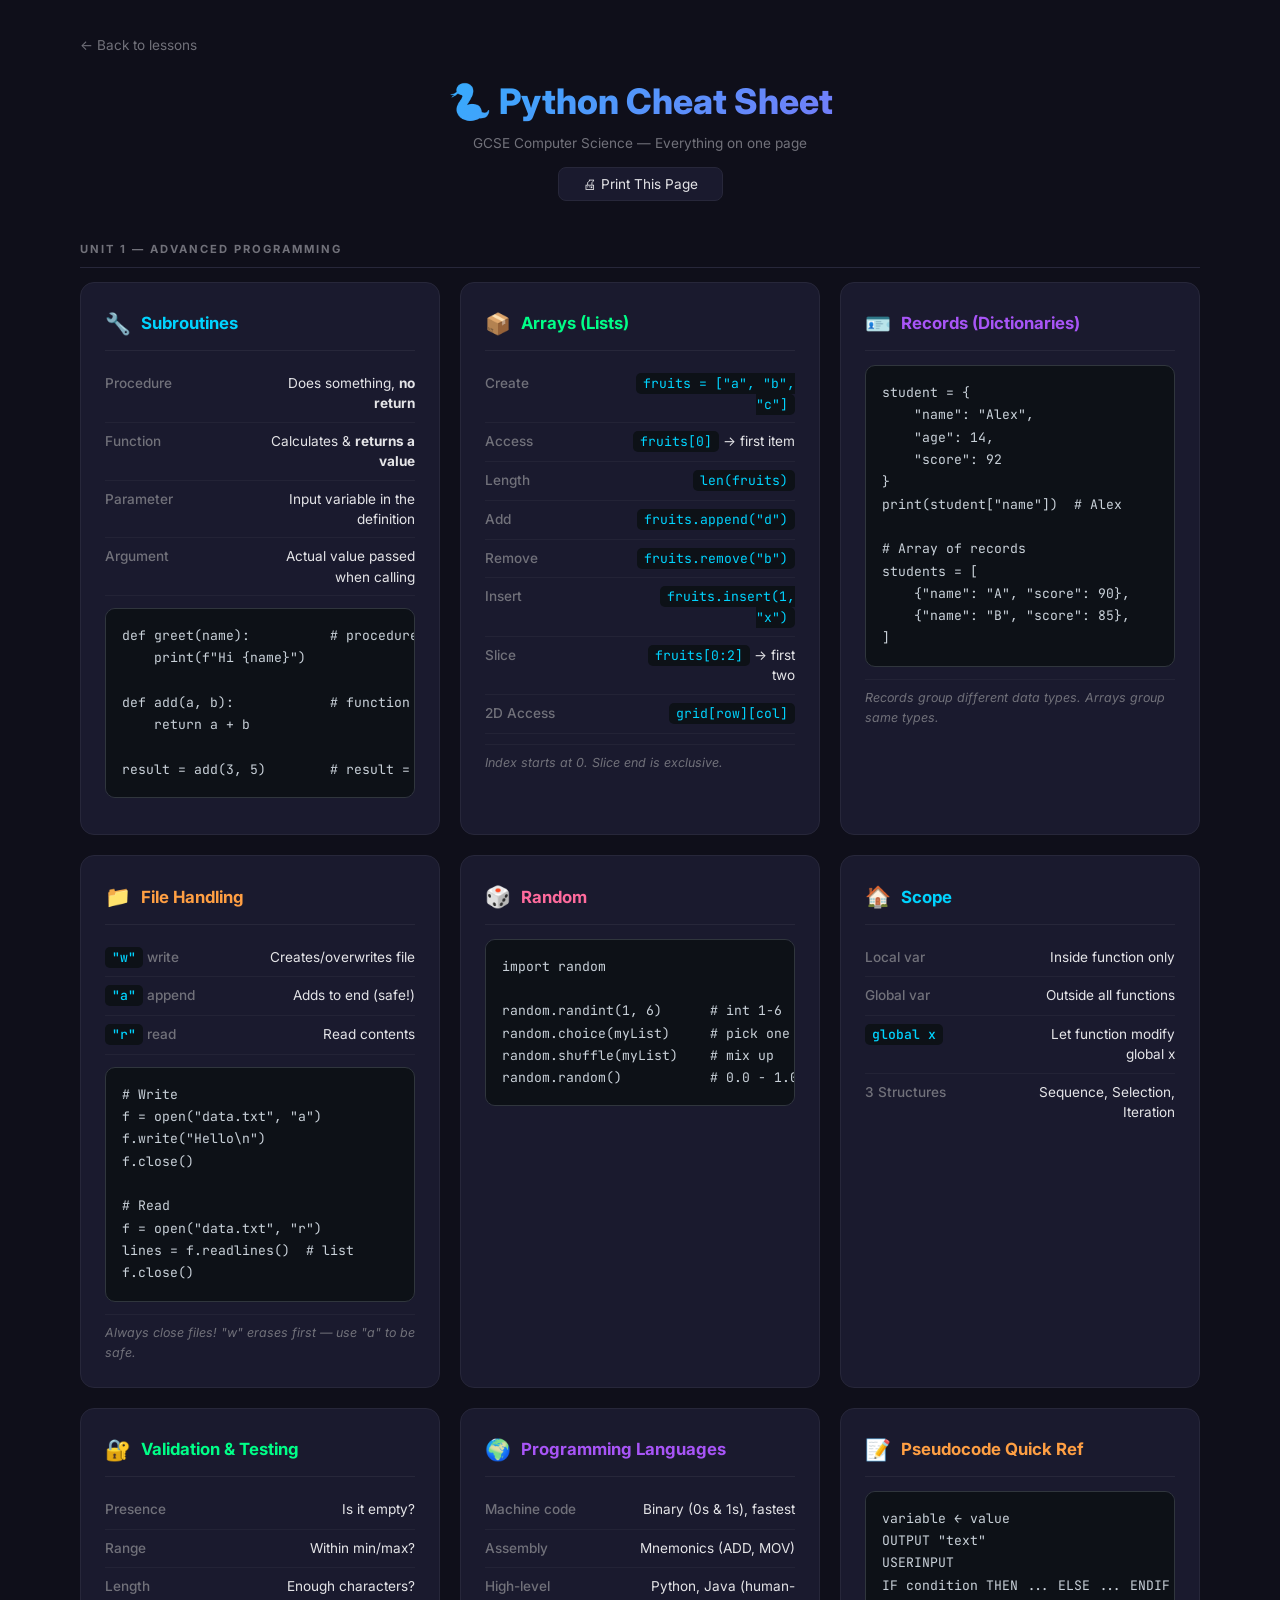
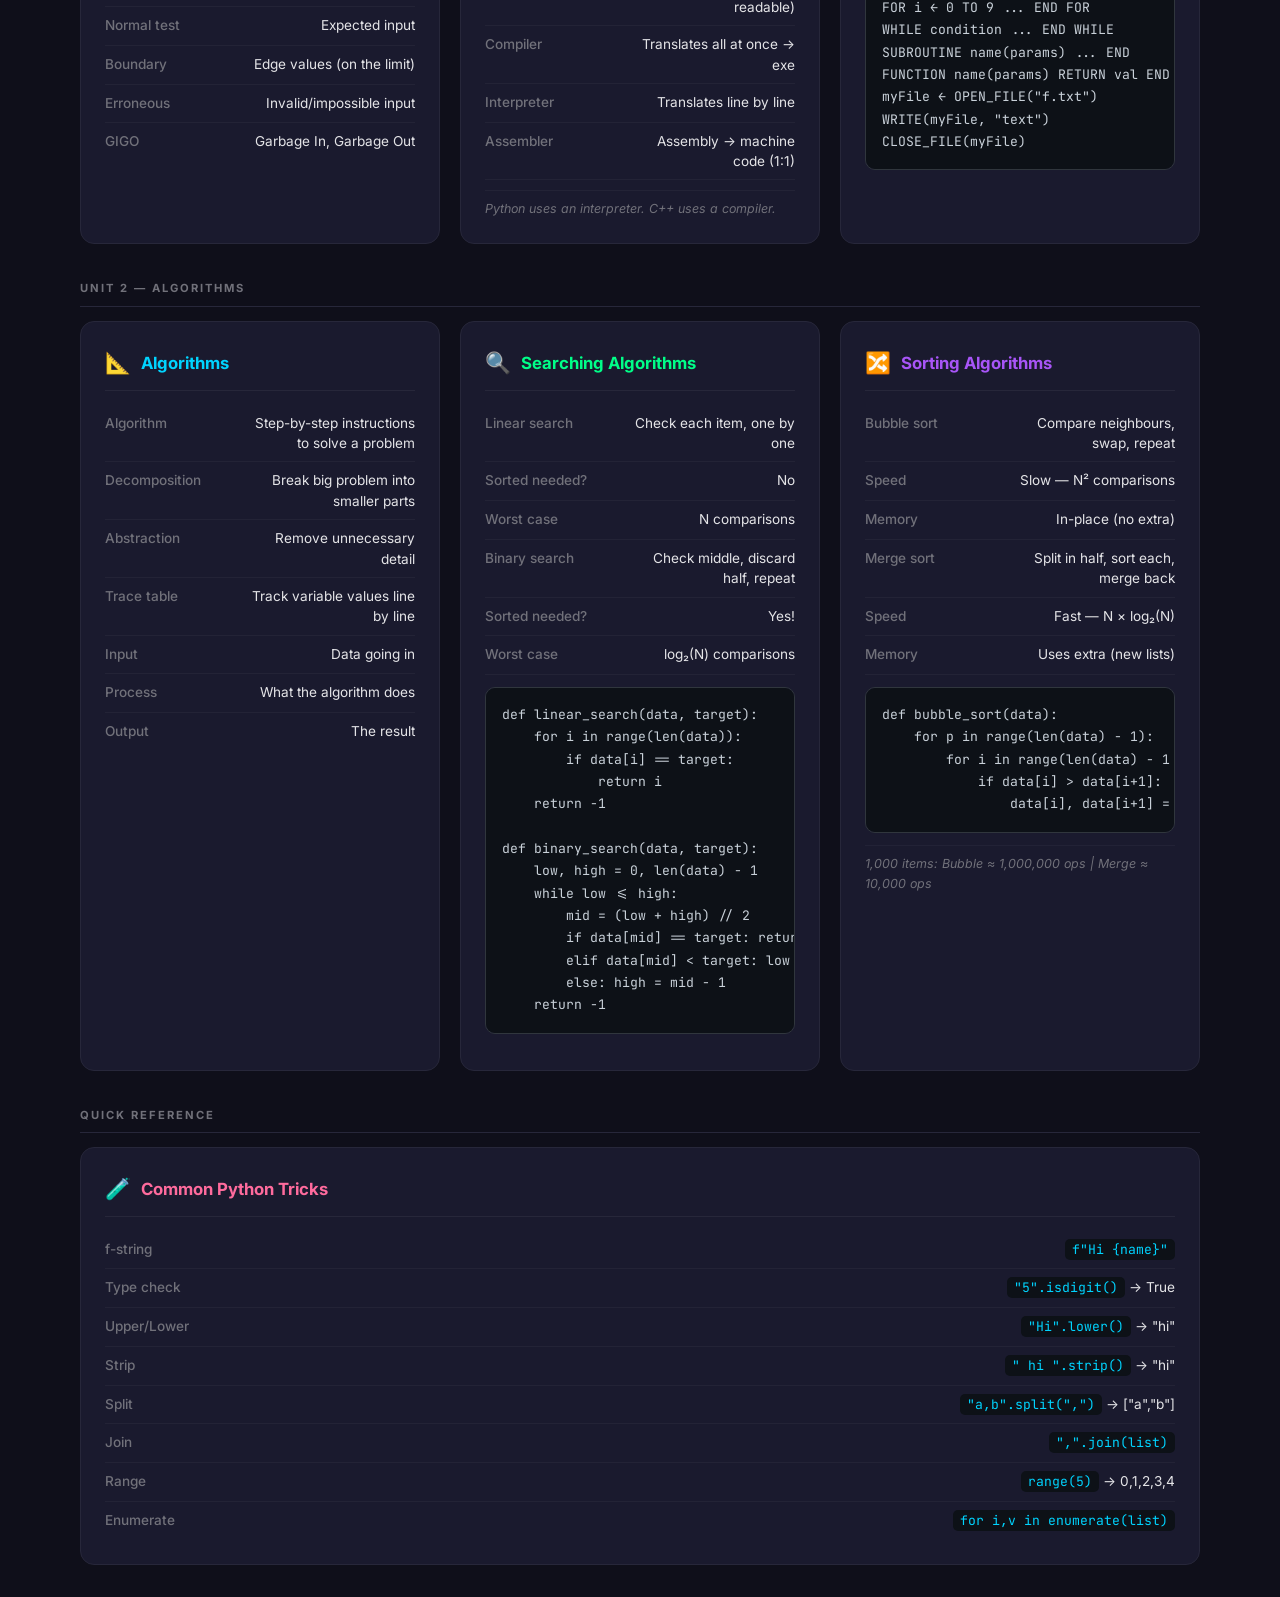
<file: cheatsheet.html>
<!DOCTYPE html>
<html lang="en">
<head>
  <meta charset="UTF-8">
  <meta name="viewport" content="width=device-width, initial-scale=1.0">
  <title>Cheat Sheet — GCSE Advanced Programming</title>
  <link rel="preconnect" href="https://fonts.googleapis.com">
  <link href="https://fonts.googleapis.com/css2?family=Inter:wght@400;600;700;800&family=JetBrains+Mono:wght@400;700&display=swap" rel="stylesheet">
  <style>
    :root{--bg:#0f0f1a;--card:#1a1a2e;--border:#27273a;--blue:#00d4ff;--green:#00ff88;--purple:#a855f7;--orange:#ff9f43;--pink:#ff6b9d;--text:#e4e4e7;--dim:#71717a;--code-bg:#0d1117;}
    *{margin:0;padding:0;box-sizing:border-box;}
    body{font-family:'Inter',system-ui,sans-serif;background:var(--bg);color:var(--text);padding:32px 40px;max-width:1200px;margin:0 auto;line-height:1.6;}
    a.back{color:var(--dim);text-decoration:none;font-size:0.85rem;display:inline-block;margin-bottom:16px;}
    a.back:hover{color:var(--blue);}
    .header{text-align:center;margin-bottom:40px;}
    h1{font-size:2.2rem;font-weight:800;background:linear-gradient(135deg,var(--blue),var(--purple));-webkit-background-clip:text;-webkit-text-fill-color:transparent;background-clip:text;}
    .header p{color:var(--dim);font-size:0.85rem;margin-top:4px;}
    .print-btn{padding:8px 24px;background:var(--card);border:1px solid var(--border);color:var(--text);border-radius:8px;cursor:pointer;margin-top:12px;font-family:'Inter',sans-serif;font-size:0.85rem;}
    .print-btn:hover{border-color:var(--blue);}

    /* Section group titles */
    .group-title{font-size:0.7rem;text-transform:uppercase;letter-spacing:2px;color:var(--dim);font-weight:700;margin:36px 0 14px;padding-bottom:8px;border-bottom:1px solid var(--border);}
    .group-title:first-of-type{margin-top:0;}

    .grid{display:grid;grid-template-columns:repeat(auto-fit,minmax(340px,1fr));gap:20px;}
    .section{background:var(--card);border:1px solid var(--border);border-radius:14px;padding:24px;break-inside:avoid;transition:border-color 0.2s;}
    .section:hover{border-color:rgba(255,255,255,0.1);}
    .section h2{font-size:1.05rem;font-weight:700;margin-bottom:14px;display:flex;align-items:center;gap:10px;padding-bottom:10px;border-bottom:1px solid var(--border);}
    .section h2 .icon{font-size:1.3rem;}
    .s-blue h2{color:var(--blue);}
    .s-green h2{color:var(--green);}
    .s-purple h2{color:var(--purple);}
    .s-orange h2{color:var(--orange);}
    .s-pink h2{color:var(--pink);}
    .row{display:flex;justify-content:space-between;padding:8px 0;border-bottom:1px solid rgba(255,255,255,0.04);font-size:0.85rem;gap:16px;align-items:baseline;}
    .row:last-child{border-bottom:none;}
    .row .label{color:var(--dim);flex-shrink:0;min-width:130px;font-weight:500;}
    .row .val{color:var(--text);text-align:right;line-height:1.5;}
    code{font-family:'JetBrains Mono',monospace;background:var(--code-bg);padding:2px 7px;border-radius:5px;font-size:0.82rem;color:var(--blue);}
    pre.block{background:var(--code-bg);padding:16px;border-radius:10px;font-size:0.82rem;line-height:1.7;overflow-x:auto;margin:12px 0;font-family:'JetBrains Mono',monospace;color:#c9d1d9;border:1px solid #30363d;}
    .note{font-size:0.78rem;color:var(--dim);margin-top:10px;font-style:italic;padding-top:8px;border-top:1px solid rgba(255,255,255,0.04);}

    @media print{
      body{background:#fff;color:#000;padding:16px;font-size:10pt;}
      .section{border:1px solid #ccc;break-inside:avoid;page-break-inside:avoid;}
      .section h2{color:#333!important;}
      .row .label{color:#666;}
      code{background:#f0f0f0;color:#333;}
      pre.block{background:#f5f5f5;color:#333;border-color:#ddd;}
      a.back,.print-btn{display:none;}
      .grid{grid-template-columns:repeat(2,1fr);gap:10px;}
      .group-title{margin:20px 0 8px;}
    }
    @media(max-width:768px){
      body{padding:16px;}
      .grid{grid-template-columns:1fr;}
      .section{padding:18px;}
      .row{font-size:0.82rem;}
      .row .label{min-width:100px;}
      pre.block{font-size:0.76rem;padding:12px;}
    }
  </style>
</head>
<body>
<a href="/" class="back">&larr; Back to lessons</a>
<div class="header">
  <h1>🐍 Python Cheat Sheet</h1>
  <p>GCSE Computer Science — Everything on one page</p>
  <button class="print-btn" onclick="window.print()">🖨 Print This Page</button>
</div>

<div class="group-title">Unit 1 — Advanced Programming</div>
<div class="grid">

<div class="section s-blue">
  <h2><span class="icon">🔧</span> Subroutines</h2>
  <div class="row"><span class="label">Procedure</span><span class="val">Does something, <b>no return</b></span></div>
  <div class="row"><span class="label">Function</span><span class="val">Calculates &amp; <b>returns a value</b></span></div>
  <div class="row"><span class="label">Parameter</span><span class="val">Input variable in the definition</span></div>
  <div class="row"><span class="label">Argument</span><span class="val">Actual value passed when calling</span></div>
  <pre class="block">def greet(name):          # procedure
    print(f"Hi {name}")

def add(a, b):            # function
    return a + b

result = add(3, 5)        # result = 8</pre>
</div>

<div class="section s-green">
  <h2><span class="icon">📦</span> Arrays (Lists)</h2>
  <div class="row"><span class="label">Create</span><span class="val"><code>fruits = ["a", "b", "c"]</code></span></div>
  <div class="row"><span class="label">Access</span><span class="val"><code>fruits[0]</code> → first item</span></div>
  <div class="row"><span class="label">Length</span><span class="val"><code>len(fruits)</code></span></div>
  <div class="row"><span class="label">Add</span><span class="val"><code>fruits.append("d")</code></span></div>
  <div class="row"><span class="label">Remove</span><span class="val"><code>fruits.remove("b")</code></span></div>
  <div class="row"><span class="label">Insert</span><span class="val"><code>fruits.insert(1, "x")</code></span></div>
  <div class="row"><span class="label">Slice</span><span class="val"><code>fruits[0:2]</code> → first two</span></div>
  <div class="row"><span class="label">2D Access</span><span class="val"><code>grid[row][col]</code></span></div>
  <p class="note">Index starts at 0. Slice end is exclusive.</p>
</div>

<div class="section s-purple">
  <h2><span class="icon">🪪</span> Records (Dictionaries)</h2>
  <pre class="block">student = {
    "name": "Alex",
    "age": 14,
    "score": 92
}
print(student["name"])  # Alex

# Array of records
students = [
    {"name": "A", "score": 90},
    {"name": "B", "score": 85},
]</pre>
  <p class="note">Records group different data types. Arrays group same types.</p>
</div>

<div class="section s-orange">
  <h2><span class="icon">📁</span> File Handling</h2>
  <div class="row"><span class="label"><code>"w"</code> write</span><span class="val">Creates/overwrites file</span></div>
  <div class="row"><span class="label"><code>"a"</code> append</span><span class="val">Adds to end (safe!)</span></div>
  <div class="row"><span class="label"><code>"r"</code> read</span><span class="val">Read contents</span></div>
  <pre class="block"># Write
f = open("data.txt", "a")
f.write("Hello\n")
f.close()

# Read
f = open("data.txt", "r")
lines = f.readlines()  # list
f.close()</pre>
  <p class="note">Always close files! "w" erases first — use "a" to be safe.</p>
</div>

<div class="section s-pink">
  <h2><span class="icon">🎲</span> Random</h2>
  <pre class="block">import random

random.randint(1, 6)      # int 1-6
random.choice(myList)     # pick one
random.shuffle(myList)    # mix up
random.random()           # 0.0 - 1.0</pre>
</div>

<div class="section s-blue">
  <h2><span class="icon">🏠</span> Scope</h2>
  <div class="row"><span class="label">Local var</span><span class="val">Inside function only</span></div>
  <div class="row"><span class="label">Global var</span><span class="val">Outside all functions</span></div>
  <div class="row"><span class="label"><code>global x</code></span><span class="val">Let function modify global x</span></div>
  <div class="row"><span class="label">3 Structures</span><span class="val">Sequence, Selection, Iteration</span></div>
</div>

<div class="section s-green">
  <h2><span class="icon">🔐</span> Validation &amp; Testing</h2>
  <div class="row"><span class="label">Presence</span><span class="val">Is it empty?</span></div>
  <div class="row"><span class="label">Range</span><span class="val">Within min/max?</span></div>
  <div class="row"><span class="label">Length</span><span class="val">Enough characters?</span></div>
  <div class="row"><span class="label">Normal test</span><span class="val">Expected input</span></div>
  <div class="row"><span class="label">Boundary</span><span class="val">Edge values (on the limit)</span></div>
  <div class="row"><span class="label">Erroneous</span><span class="val">Invalid/impossible input</span></div>
  <div class="row"><span class="label">GIGO</span><span class="val">Garbage In, Garbage Out</span></div>
</div>

<div class="section s-purple">
  <h2><span class="icon">🌍</span> Programming Languages</h2>
  <div class="row"><span class="label">Machine code</span><span class="val">Binary (0s &amp; 1s), fastest</span></div>
  <div class="row"><span class="label">Assembly</span><span class="val">Mnemonics (ADD, MOV)</span></div>
  <div class="row"><span class="label">High-level</span><span class="val">Python, Java (human-readable)</span></div>
  <div class="row"><span class="label">Compiler</span><span class="val">Translates all at once → exe</span></div>
  <div class="row"><span class="label">Interpreter</span><span class="val">Translates line by line</span></div>
  <div class="row"><span class="label">Assembler</span><span class="val">Assembly → machine code (1:1)</span></div>
  <p class="note">Python uses an interpreter. C++ uses a compiler.</p>
</div>

<div class="section s-orange">
  <h2><span class="icon">📝</span> Pseudocode Quick Ref</h2>
  <pre class="block">variable ← value
OUTPUT "text"
USERINPUT
IF condition THEN ... ELSE ... ENDIF
FOR i ← 0 TO 9 ... END FOR
WHILE condition ... END WHILE
SUBROUTINE name(params) ... END
FUNCTION name(params) RETURN val END
myFile ← OPEN_FILE("f.txt")
WRITE(myFile, "text")
CLOSE_FILE(myFile)</pre>
</div>

</div>

<div class="group-title">Unit 2 — Algorithms</div>
<div class="grid">

<div class="section s-blue">
  <h2><span class="icon">📐</span> Algorithms</h2>
  <div class="row"><span class="label">Algorithm</span><span class="val">Step-by-step instructions to solve a problem</span></div>
  <div class="row"><span class="label">Decomposition</span><span class="val">Break big problem into smaller parts</span></div>
  <div class="row"><span class="label">Abstraction</span><span class="val">Remove unnecessary detail</span></div>
  <div class="row"><span class="label">Trace table</span><span class="val">Track variable values line by line</span></div>
  <div class="row"><span class="label">Input</span><span class="val">Data going in</span></div>
  <div class="row"><span class="label">Process</span><span class="val">What the algorithm does</span></div>
  <div class="row"><span class="label">Output</span><span class="val">The result</span></div>
</div>

<div class="section s-green">
  <h2><span class="icon">🔍</span> Searching Algorithms</h2>
  <div class="row"><span class="label">Linear search</span><span class="val">Check each item, one by one</span></div>
  <div class="row"><span class="label">  Sorted needed?</span><span class="val">No</span></div>
  <div class="row"><span class="label">  Worst case</span><span class="val">N comparisons</span></div>
  <div class="row"><span class="label">Binary search</span><span class="val">Check middle, discard half, repeat</span></div>
  <div class="row"><span class="label">  Sorted needed?</span><span class="val">Yes!</span></div>
  <div class="row"><span class="label">  Worst case</span><span class="val">log₂(N) comparisons</span></div>
  <pre class="block">def linear_search(data, target):
    for i in range(len(data)):
        if data[i] == target:
            return i
    return -1

def binary_search(data, target):
    low, high = 0, len(data) - 1
    while low <= high:
        mid = (low + high) // 2
        if data[mid] == target: return mid
        elif data[mid] < target: low = mid + 1
        else: high = mid - 1
    return -1</pre>
</div>

<div class="section s-purple">
  <h2><span class="icon">🔀</span> Sorting Algorithms</h2>
  <div class="row"><span class="label">Bubble sort</span><span class="val">Compare neighbours, swap, repeat</span></div>
  <div class="row"><span class="label">  Speed</span><span class="val">Slow — N² comparisons</span></div>
  <div class="row"><span class="label">  Memory</span><span class="val">In-place (no extra)</span></div>
  <div class="row"><span class="label">Merge sort</span><span class="val">Split in half, sort each, merge back</span></div>
  <div class="row"><span class="label">  Speed</span><span class="val">Fast — N × log₂(N)</span></div>
  <div class="row"><span class="label">  Memory</span><span class="val">Uses extra (new lists)</span></div>
  <pre class="block">def bubble_sort(data):
    for p in range(len(data) - 1):
        for i in range(len(data) - 1 - p):
            if data[i] > data[i+1]:
                data[i], data[i+1] = data[i+1], data[i]</pre>
  <p class="note">1,000 items: Bubble ≈ 1,000,000 ops | Merge ≈ 10,000 ops</p>
</div>

</div>

<div class="group-title">Quick Reference</div>
<div class="grid">

<div class="section s-pink">
  <h2><span class="icon">🧪</span> Common Python Tricks</h2>
  <div class="row"><span class="label">f-string</span><span class="val"><code>f"Hi {name}"</code></span></div>
  <div class="row"><span class="label">Type check</span><span class="val"><code>"5".isdigit()</code> → True</span></div>
  <div class="row"><span class="label">Upper/Lower</span><span class="val"><code>"Hi".lower()</code> → "hi"</span></div>
  <div class="row"><span class="label">Strip</span><span class="val"><code>" hi ".strip()</code> → "hi"</span></div>
  <div class="row"><span class="label">Split</span><span class="val"><code>"a,b".split(",")</code> → ["a","b"]</span></div>
  <div class="row"><span class="label">Join</span><span class="val"><code>",".join(list)</code></span></div>
  <div class="row"><span class="label">Range</span><span class="val"><code>range(5)</code> → 0,1,2,3,4</span></div>
  <div class="row"><span class="label">Enumerate</span><span class="val"><code>for i,v in enumerate(list)</code></span></div>
</div>

</div>
</body>
</html>
</file>
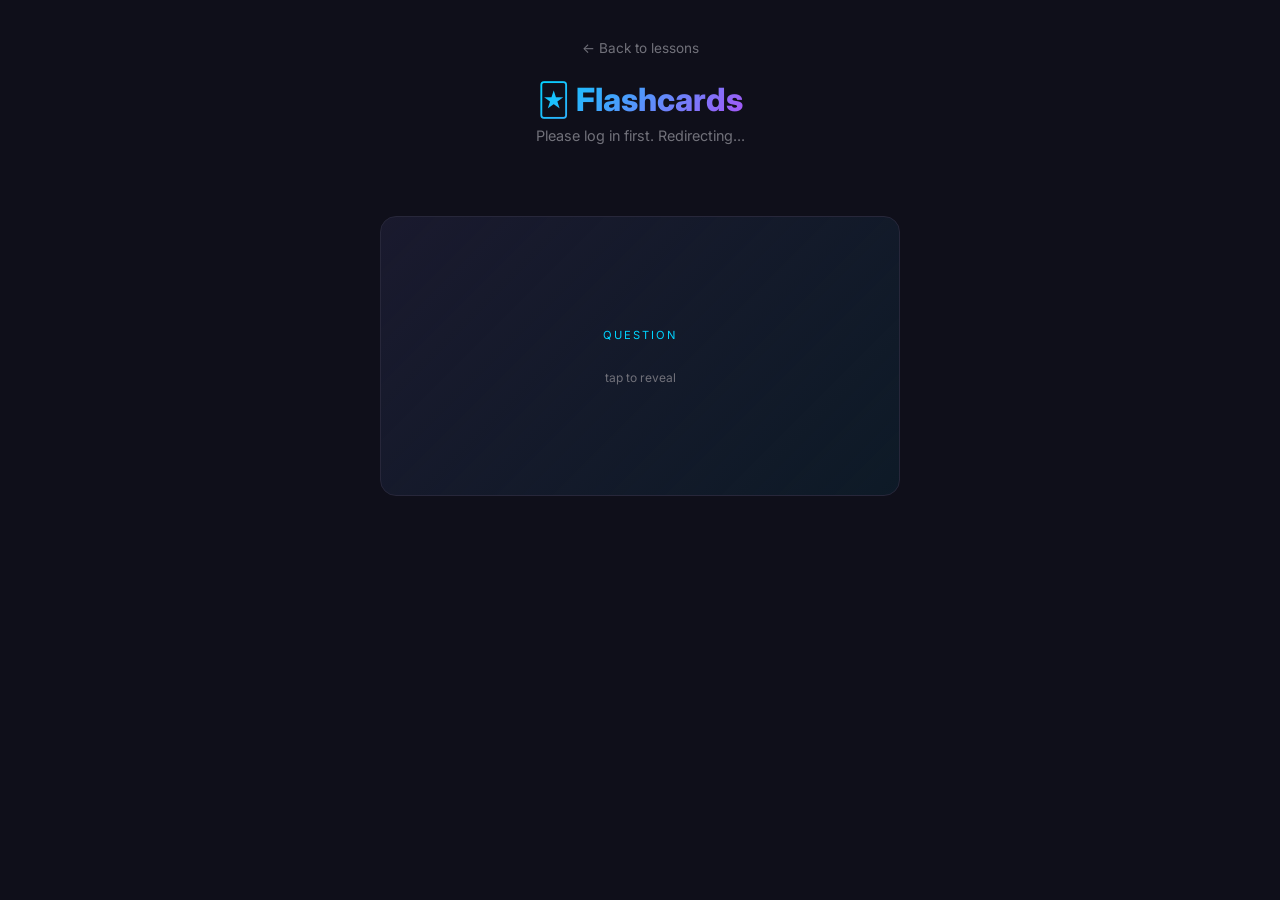
<file: flashcards.html>
<!DOCTYPE html>
<html lang="en">
<head>
  <meta charset="UTF-8">
  <meta name="viewport" content="width=device-width, initial-scale=1.0">
  <title>Flashcards — GCSE Advanced Programming</title>
  <link rel="preconnect" href="https://fonts.googleapis.com">
  <link href="https://fonts.googleapis.com/css2?family=Inter:wght@400;600;700;800&family=JetBrains+Mono:wght@400;700&display=swap" rel="stylesheet">
  <style>
    :root{--bg:#0f0f1a;--card:#1a1a2e;--border:#27273a;--blue:#00d4ff;--green:#00ff88;--purple:#a855f7;--orange:#ff9f43;--red:#ff4757;--text:#e4e4e7;--dim:#71717a;}
    *{margin:0;padding:0;box-sizing:border-box;}
    body{font-family:'Inter',system-ui,sans-serif;background:var(--bg);color:var(--text);min-height:100vh;display:flex;flex-direction:column;align-items:center;padding:40px 20px;}
    h1{font-size:2rem;font-weight:800;background:linear-gradient(135deg,var(--blue),var(--purple));-webkit-background-clip:text;-webkit-text-fill-color:transparent;background-clip:text;margin-bottom:8px;}
    .subtitle{color:var(--dim);font-size:0.9rem;margin-bottom:24px;}
    .nav-bar{display:flex;gap:12px;margin-bottom:32px;flex-wrap:wrap;justify-content:center;}
    .nav-bar button{padding:8px 18px;border-radius:8px;border:1px solid var(--border);background:var(--card);color:var(--dim);cursor:pointer;font-size:0.8rem;font-family:'Inter',sans-serif;transition:all .2s;}
    .nav-bar button:hover,.nav-bar button.active{border-color:var(--blue);color:var(--blue);background:rgba(0,212,255,0.08);}
    .back-link{color:var(--dim);text-decoration:none;font-size:0.85rem;margin-bottom:24px;display:inline-block;}
    .back-link:hover{color:var(--blue);}

    /* Card area */
    .card-area{width:100%;max-width:520px;perspective:1000px;margin-bottom:24px;}
    .flashcard{width:100%;min-height:280px;position:relative;cursor:pointer;transition:transform 0.6s;transform-style:preserve-3d;}
    .flashcard.flipped{transform:rotateY(180deg);}
    .flashcard .front,.flashcard .back{position:absolute;inset:0;backface-visibility:hidden;border-radius:16px;display:flex;flex-direction:column;justify-content:center;align-items:center;padding:40px;text-align:center;}
    .flashcard .front{background:linear-gradient(135deg,var(--card),rgba(0,212,255,0.06));border:1px solid var(--border);}
    .flashcard .back{background:linear-gradient(135deg,var(--card),rgba(0,255,136,0.06));border:1px solid rgba(0,255,136,0.2);transform:rotateY(180deg);}
    .flashcard .label{font-size:0.7rem;text-transform:uppercase;letter-spacing:2px;margin-bottom:16px;}
    .front .label{color:var(--blue);}
    .back .label{color:var(--green);}
    .flashcard .question{font-size:1.3rem;font-weight:700;line-height:1.5;}
    .flashcard .answer{font-size:1.1rem;color:var(--text);line-height:1.6;}
    .flashcard .answer code{background:rgba(0,212,255,0.1);padding:2px 8px;border-radius:4px;font-family:'JetBrains Mono',monospace;font-size:0.95rem;color:var(--blue);}
    .tap-hint{color:var(--dim);font-size:0.75rem;margin-top:12px;}

    /* Controls */
    .controls{display:flex;gap:16px;margin-bottom:24px;}
    .ctrl-btn{padding:14px 32px;border-radius:12px;border:none;font-size:1rem;font-weight:700;cursor:pointer;transition:all .2s;font-family:'Inter',sans-serif;}
    .ctrl-btn.wrong{background:rgba(255,71,87,0.15);color:var(--red);border:1px solid rgba(255,71,87,0.3);}
    .ctrl-btn.wrong:hover{background:rgba(255,71,87,0.25);transform:translateY(-2px);}
    .ctrl-btn.correct{background:rgba(0,255,136,0.15);color:var(--green);border:1px solid rgba(0,255,136,0.3);}
    .ctrl-btn.correct:hover{background:rgba(0,255,136,0.25);transform:translateY(-2px);}

    /* Progress */
    .progress-info{display:flex;gap:24px;color:var(--dim);font-size:0.85rem;margin-bottom:16px;}
    .mastery-dots{display:flex;gap:4px;margin-left:6px;}
    .mastery-dot{width:10px;height:10px;border-radius:50%;background:var(--border);}
    .mastery-dot.filled{background:var(--green);box-shadow:0 0 6px rgba(0,255,136,0.4);}
    .done-msg{text-align:center;padding:60px;color:var(--green);font-size:1.2rem;font-weight:700;}
    @media(max-width:768px){
      body{padding:20px 12px;}
      h1{font-size:1.5rem;}
      .card-area{max-width:100%;}
      .flashcard .front,.flashcard .back{padding:24px 16px;}
      .flashcard .question{font-size:1.1rem;}
      .flashcard .answer{font-size:0.95rem;}
      .controls{gap:10px;}
      .ctrl-btn{padding:12px 24px;font-size:0.9rem;}
      .nav-bar{gap:6px;}
      .nav-bar button{padding:6px 12px;font-size:0.72rem;}
    }
  </style>
</head>
<body>

<a href="/" class="back-link">&larr; Back to lessons</a>
<h1>🃏 Flashcards</h1>
<p class="subtitle">Tap to flip. Track your mastery.</p>

<div class="nav-bar" id="chapter-nav"></div>
<div class="progress-info" id="progress-info"></div>
<div class="card-area"><div class="flashcard" id="flashcard" onclick="flipCard()">
  <div class="front"><span class="label">Question</span><div class="question" id="fc-question"></div><div class="tap-hint">tap to reveal</div></div>
  <div class="back"><span class="label">Answer</span><div class="answer" id="fc-answer"></div></div>
</div></div>
<div class="controls" id="controls" style="display:none;">
  <button class="ctrl-btn wrong" onclick="markCard('wrong')">&#10007; Again</button>
  <button class="ctrl-btn correct" onclick="markCard('correct')">&#10003; Got it</button>
</div>
<div class="done-msg" id="done-msg" style="display:none;"></div>

<script>
const FLASHCARDS = {
  ch1: [
    {id:"ch1_1",q:"What is a <b>procedure</b>?",a:"A subroutine that performs an action but does <b>NOT return</b> a value."},
    {id:"ch1_2",q:"What is a <b>function</b>?",a:"A subroutine that performs a calculation and <b>returns a value</b>."},
    {id:"ch1_3",q:"What is a <b>parameter</b>?",a:"A variable listed in the function definition that receives a value when the function is called. E.g. <code>def greet(name)</code>"},
    {id:"ch1_4",q:"What does <code>return</code> do?",a:"Sends a value back to where the function was called. Without it, the function returns <code>None</code>."},
  ],
  ch2: [
    {id:"ch2_1",q:"What is a <b>1D array</b>?",a:"An ordered collection of items stored under one name, accessed by index. E.g. <code>fruits = [\"apple\", \"banana\"]</code>"},
    {id:"ch2_2",q:"What index does the <b>first</b> item have?",a:"Index <code>0</code> (not 1!)"},
    {id:"ch2_3",q:"What does <code>append()</code> do?",a:"Adds an item to the <b>end</b> of a list."},
    {id:"ch2_4",q:"What does <code>len(myList)</code> return?",a:"The number of items in the list."},
    {id:"ch2_5",q:"What does <code>myList[1:3]</code> do?",a:"<b>Slicing</b> — returns items at index 1 and 2 (not 3). The end is exclusive."},
  ],
  ch3: [
    {id:"ch3_1",q:"What is a <b>2D array</b>?",a:"A list of lists — like a table with rows and columns. Access with <code>grid[row][col]</code>"},
    {id:"ch3_2",q:"How do you access row 2, col 1 of <code>grid</code>?",a:"<code>grid[2][1]</code> — row first, then column."},
    {id:"ch3_3",q:"How many loops to visit every cell?",a:"<b>Two</b> nested loops — one for rows, one for columns."},
  ],
  ch4: [
    {id:"ch4_1",q:"What is a <b>record</b>?",a:"A data structure that groups <b>different types</b> of data about one thing. In Python: a dictionary."},
    {id:"ch4_2",q:"Array vs Record?",a:"Array: many items of the <b>same type</b>, access by index.<br>Record: <b>different types</b> about one thing, access by field name."},
    {id:"ch4_3",q:"How to access a field in a Python dictionary?",a:"<code>person[\"name\"]</code> — use the key name in square brackets."},
  ],
  ch5: [
    {id:"ch5_1",q:"What does mode <code>\"w\"</code> do?",a:"Opens file for <b>writing</b> — <b>erases</b> existing content first!"},
    {id:"ch5_2",q:"What does mode <code>\"a\"</code> do?",a:"Opens file for <b>appending</b> — adds to the end without erasing."},
    {id:"ch5_3",q:"What does <code>readlines()</code> return?",a:"A <b>list of strings</b> — one string per line in the file."},
    {id:"ch5_4",q:"Why must you <b>close</b> a file?",a:"To save changes and free system resources. Unclosed files can cause data loss."},
  ],
  ch6: [
    {id:"ch6_1",q:"How do you generate a random integer 1-6?",a:"<code>import random</code><br><code>random.randint(1, 6)</code>"},
    {id:"ch6_2",q:"How to pick a random item from a list?",a:"<code>random.choice(myList)</code>"},
    {id:"ch6_3",q:"What does <code>random.shuffle()</code> do?",a:"Rearranges the list items in a random order <b>in-place</b>."},
  ],
  ch7: [
    {id:"ch7_1",q:"What is a <b>local</b> variable?",a:"A variable created inside a function. It only exists while that function runs."},
    {id:"ch7_2",q:"What is a <b>global</b> variable?",a:"A variable created outside all functions. Accessible everywhere in the program."},
    {id:"ch7_3",q:"What does the <code>global</code> keyword do?",a:"Tells a function to use the global version of a variable instead of creating a local one."},
    {id:"ch7_4",q:"What are the 3 structures in structured programming?",a:"<b>Sequence</b> (line by line), <b>Selection</b> (if/else), <b>Iteration</b> (loops)."},
  ],
  ch8: [
    {id:"ch8_1",q:"What is <b>validation</b>?",a:"Checking that input data is reasonable, the right length, and within acceptable limits."},
    {id:"ch8_2",q:"What is <b>authentication</b>?",a:"Verifying a user's identity — typically by checking username + password."},
    {id:"ch8_3",q:"Name the 3 types of validation check.",a:"<b>Presence</b> (not empty), <b>Range</b> (within limits), <b>Length</b> (enough characters)."},
    {id:"ch8_4",q:"What does GIGO stand for?",a:"<b>Garbage In, Garbage Out</b> — bad input = bad output."},
    {id:"ch8_5",q:"What is a <b>boundary</b> test?",a:"Testing the exact edge/limit values. E.g. if age must be ≥18, test with 18 and 17."},
  ],
  ch9: [
    {id:"ch9_1",q:"What is <b>machine code</b>?",a:"Binary instructions (0s and 1s) that the processor directly executes."},
    {id:"ch9_2",q:"What is <b>assembly language</b>?",a:"Low-level language using <b>mnemonics</b> (e.g. ADD, MOV) instead of binary. One-to-one with machine code."},
    {id:"ch9_3",q:"Compiler vs Interpreter?",a:"<b>Compiler</b>: translates entire program at once into an executable.<br><b>Interpreter</b>: translates and runs line by line."},
    {id:"ch9_4",q:"What is an <b>assembler</b>?",a:"A translator that converts assembly language into machine code (one-to-one)."},
    {id:"ch9_5",q:"High-level vs low-level languages?",a:"<b>High</b>: human-readable, portable, needs translating (Python).<br><b>Low</b>: close to hardware, fast, processor-specific (assembly)."},
  ],
  ch11: [
    {id:"ch11_1",q:"What is an <b>algorithm</b>?",a:"A step-by-step set of instructions to solve a problem or complete a task."},
    {id:"ch11_2",q:"What is <b>decomposition</b>?",a:"Breaking a large, complex problem into smaller, manageable sub-problems."},
    {id:"ch11_3",q:"What is <b>abstraction</b>?",a:"Removing unnecessary detail to focus on what's important. E.g. a tube map shows lines, not streets."},
    {id:"ch11_4",q:"What is a <b>trace table</b>?",a:"A table that tracks the value of each variable line by line as an algorithm executes."},
  ],
  ch12: [
    {id:"ch12_1",q:"Can different algorithms solve the same problem?",a:"Yes — and some are more <b>efficient</b> (faster, fewer steps) than others."},
    {id:"ch12_2",q:"What does <b>algorithm efficiency</b> mean?",a:"How quickly it solves the problem, or how few resources (time, memory) it uses."},
    {id:"ch12_3",q:"How do we compare algorithm efficiency?",a:"Count the number of <b>comparisons or steps</b> each needs for the same input size."},
  ],
  ch13: [
    {id:"ch13_1",q:"How does <b>linear search</b> work?",a:"Check each item one by one from start to end. Works on <b>any</b> list (sorted or unsorted)."},
    {id:"ch13_2",q:"How does <b>binary search</b> work?",a:"Check the middle item, discard the half that can't contain the target, repeat. List <b>must be sorted</b>."},
    {id:"ch13_3",q:"Binary search on 1,000 items — max comparisons?",a:"About <b>10</b> (log₂ 1000 ≈ 10). Linear search would need up to 1,000."},
    {id:"ch13_4",q:"When is linear search better than binary?",a:"When the data is <b>unsorted</b> — binary search requires sorted data."},
  ],
  ch14: [
    {id:"ch14_1",q:"How does <b>bubble sort</b> work?",a:"Compare adjacent pairs, swap if wrong order, repeat until no swaps needed. Largest values 'bubble' to the end."},
    {id:"ch14_2",q:"How does <b>merge sort</b> work?",a:"Split list in half repeatedly until single items, then <b>merge</b> them back together in order."},
    {id:"ch14_3",q:"Bubble sort vs merge sort efficiency?",a:"Bubble: <b>N²</b> (slow for large lists).<br>Merge: <b>N × log₂(N)</b> (much faster)."},
    {id:"ch14_4",q:"What's the trade-off of merge sort?",a:"It's faster but uses <b>more memory</b> (creates new lists during merging)."},
  ],
};

const CHAPTER_LABELS = {ch1:"Subroutines",ch2:"1D Arrays",ch3:"2D Arrays",ch4:"Records",ch5:"Files",ch6:"Random",ch7:"Scope",ch8:"Validation",ch9:"Languages",ch11:"Algorithms",ch12:"Efficiency",ch13:"Searching",ch14:"Sorting"};

let currentChapter = "ch1";
let deck = [];
let cardIndex = 0;
let mastery = {};
let studentName = localStorage.getItem('student-name') || '';

async function init() {
  if (!studentName) {
    document.querySelector('.subtitle').textContent = 'Please log in first. Redirecting...';
    setTimeout(() => { window.location.href = '/'; }, 1500);
    return;
  }
  // Load mastery
  try {
    const res = await fetch(`/api/flashcards/${studentName}`);
    const data = await res.json();
    mastery = data.mastery || {};
  } catch(e) { console.warn('Flashcard API error:', e); }
  renderNav();
  loadDeck(currentChapter);
}

function renderNav() {
  const nav = document.getElementById('chapter-nav');
  nav.innerHTML = Object.keys(FLASHCARDS).map(ch =>
    `<button class="${ch===currentChapter?'active':''}" onclick="loadDeck('${ch}')">${CHAPTER_LABELS[ch]||ch}</button>`
  ).join('');
}

function loadDeck(ch) {
  currentChapter = ch;
  renderNav();
  // Sort: lowest mastery first
  deck = [...FLASHCARDS[ch]].sort((a,b) => (parseInt(mastery[a.id])||0) - (parseInt(mastery[b.id])||0));
  cardIndex = 0;
  document.getElementById('done-msg').style.display = 'none';
  showCard();
}

function showCard() {
  const fc = document.getElementById('flashcard');
  const controls = document.getElementById('controls');
  fc.classList.remove('flipped');
  controls.style.display = 'none';

  if (cardIndex >= deck.length) {
    fc.style.display = 'none';
    document.getElementById('done-msg').style.display = 'block';
    document.getElementById('done-msg').innerHTML = '🎉 Deck complete! Pick another chapter or review again.';
    document.getElementById('progress-info').innerHTML = '';
    return;
  }
  fc.style.display = '';
  const card = deck[cardIndex];
  document.getElementById('fc-question').innerHTML = card.q;
  document.getElementById('fc-answer').innerHTML = card.a;

  const level = parseInt(mastery[card.id]) || 0;
  const dots = Array.from({length:5},(_,i)=>`<div class="mastery-dot ${i<level?'filled':''}"></div>`).join('');
  document.getElementById('progress-info').innerHTML =
    `<span>Card ${cardIndex+1} / ${deck.length}</span><span>Mastery: <span class="mastery-dots">${dots}</span></span>`;
}

function flipCard() {
  const fc = document.getElementById('flashcard');
  if (!fc.classList.contains('flipped')) {
    fc.classList.add('flipped');
    document.getElementById('controls').style.display = 'flex';
  }
}

async function markCard(result) {
  const card = deck[cardIndex];
  // Update local
  let level = parseInt(mastery[card.id]) || 0;
  if (result === 'correct') level = Math.min(level + 1, 5);
  else level = Math.max(level - 1, 0);
  mastery[card.id] = level;

  // Update server
  try {
    await fetch(`/api/flashcards/${studentName}`, {
      method: 'POST', headers: {'Content-Type':'application/json'},
      body: JSON.stringify({ card_id: card.id, result })
    });
  } catch(e) { console.warn('Flashcard API error:', e); }

  cardIndex++;
  showCard();
}

init();
</script>
</body>
</html>
</file>
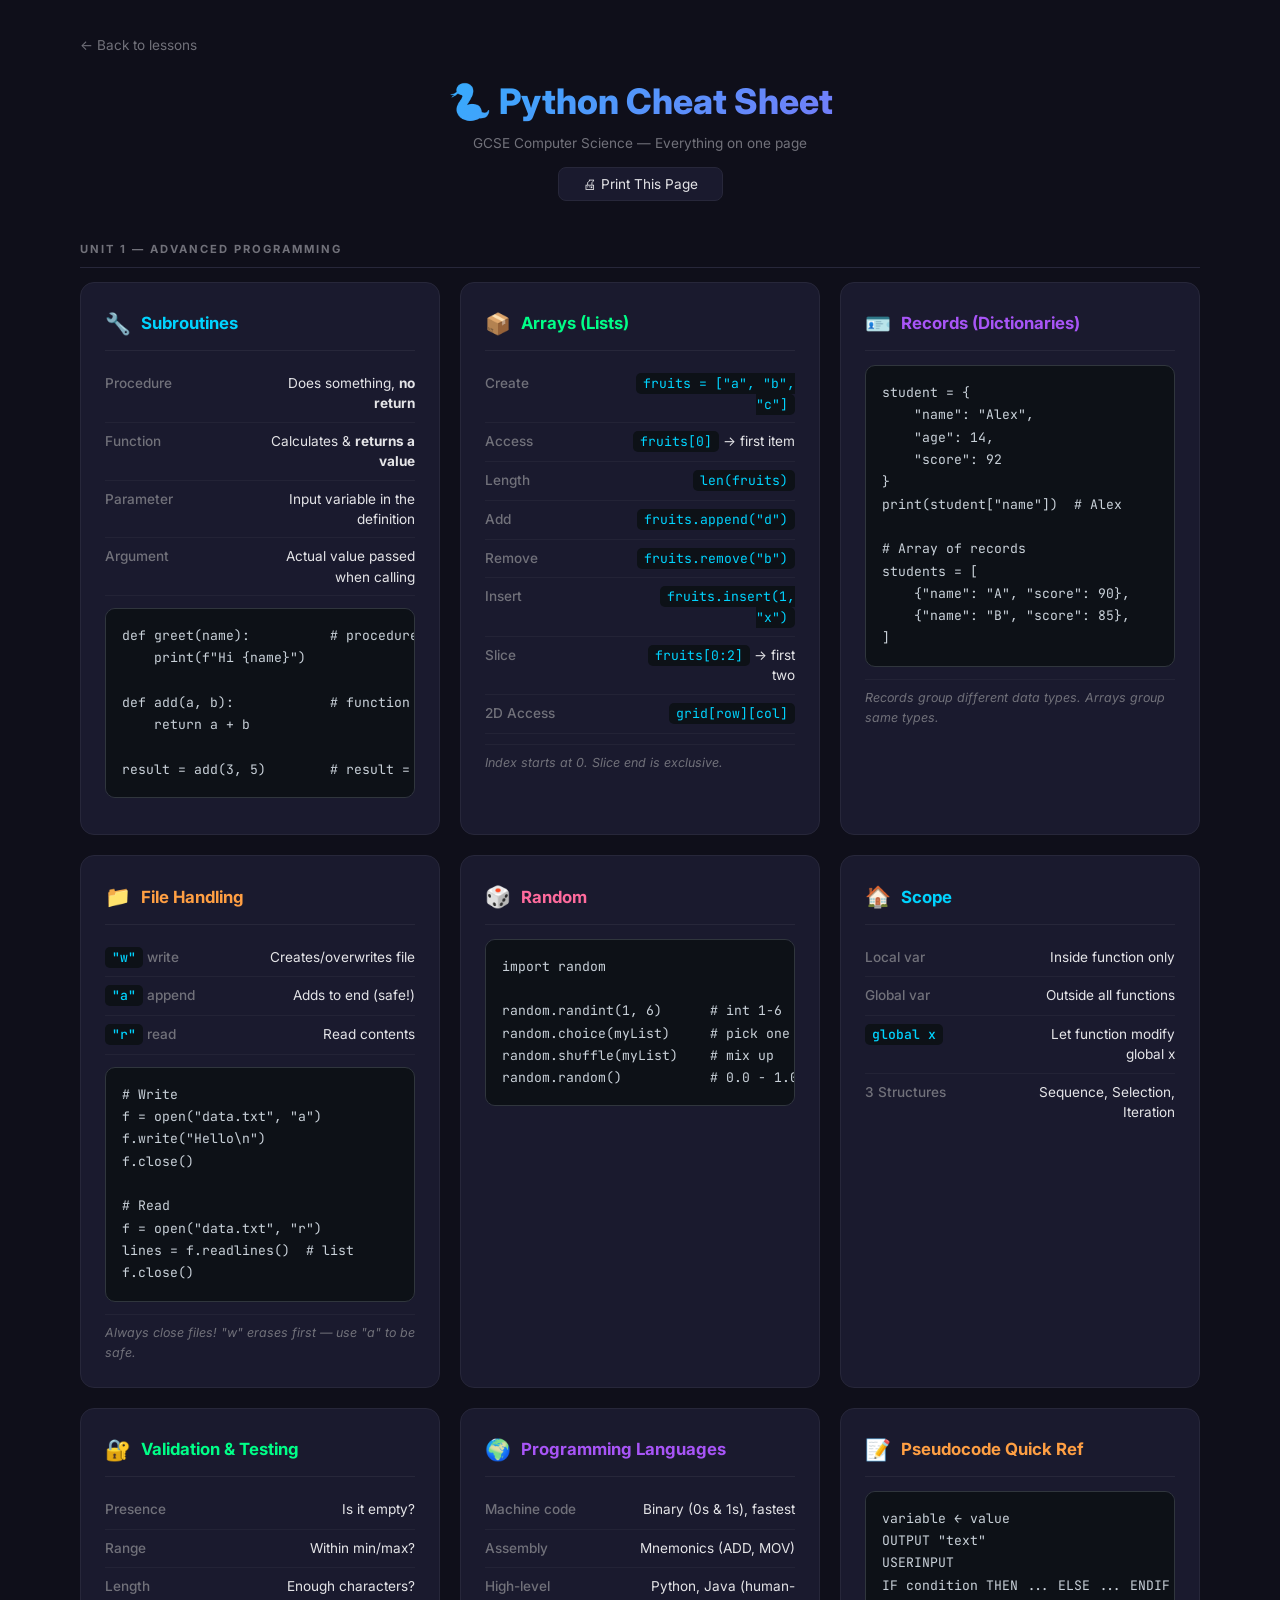
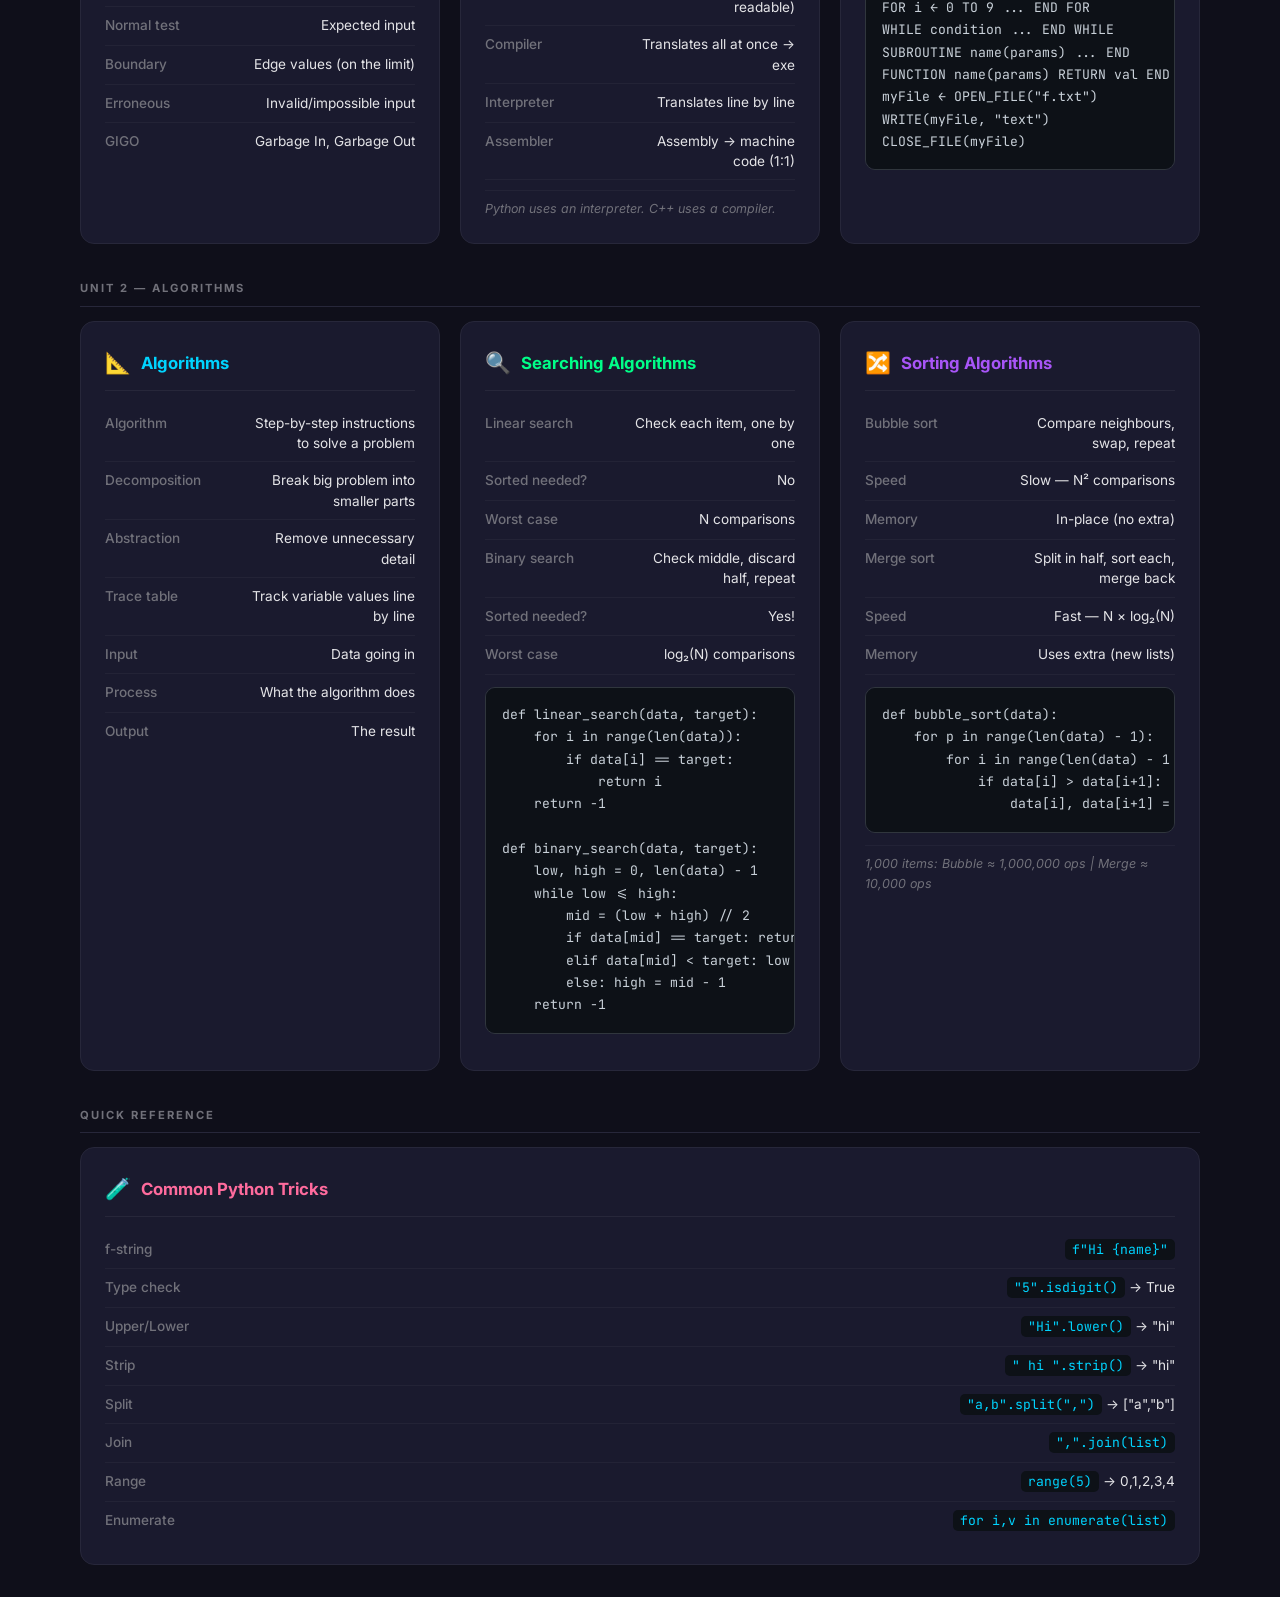
<file: docs/cheatsheet.html>
<!DOCTYPE html>
<html lang="en">
<head>
  <meta charset="UTF-8">
  <meta name="viewport" content="width=device-width, initial-scale=1.0">
  <title>Cheat Sheet — GCSE Advanced Programming</title>
  <link rel="preconnect" href="https://fonts.googleapis.com">
  <link href="https://fonts.googleapis.com/css2?family=Inter:wght@400;600;700;800&family=JetBrains+Mono:wght@400;700&display=swap" rel="stylesheet">
  <style>
    :root{--bg:#0f0f1a;--card:#1a1a2e;--border:#27273a;--blue:#00d4ff;--green:#00ff88;--purple:#a855f7;--orange:#ff9f43;--pink:#ff6b9d;--text:#e4e4e7;--dim:#71717a;--code-bg:#0d1117;}
    *{margin:0;padding:0;box-sizing:border-box;}
    body{font-family:'Inter',system-ui,sans-serif;background:var(--bg);color:var(--text);padding:32px 40px;max-width:1200px;margin:0 auto;line-height:1.6;}
    a.back{color:var(--dim);text-decoration:none;font-size:0.85rem;display:inline-block;margin-bottom:16px;}
    a.back:hover{color:var(--blue);}
    .header{text-align:center;margin-bottom:40px;}
    h1{font-size:2.2rem;font-weight:800;background:linear-gradient(135deg,var(--blue),var(--purple));-webkit-background-clip:text;-webkit-text-fill-color:transparent;background-clip:text;}
    .header p{color:var(--dim);font-size:0.85rem;margin-top:4px;}
    .print-btn{padding:8px 24px;background:var(--card);border:1px solid var(--border);color:var(--text);border-radius:8px;cursor:pointer;margin-top:12px;font-family:'Inter',sans-serif;font-size:0.85rem;}
    .print-btn:hover{border-color:var(--blue);}

    /* Section group titles */
    .group-title{font-size:0.7rem;text-transform:uppercase;letter-spacing:2px;color:var(--dim);font-weight:700;margin:36px 0 14px;padding-bottom:8px;border-bottom:1px solid var(--border);}
    .group-title:first-of-type{margin-top:0;}

    .grid{display:grid;grid-template-columns:repeat(auto-fit,minmax(340px,1fr));gap:20px;}
    .section{background:var(--card);border:1px solid var(--border);border-radius:14px;padding:24px;break-inside:avoid;transition:border-color 0.2s;}
    .section:hover{border-color:rgba(255,255,255,0.1);}
    .section h2{font-size:1.05rem;font-weight:700;margin-bottom:14px;display:flex;align-items:center;gap:10px;padding-bottom:10px;border-bottom:1px solid var(--border);}
    .section h2 .icon{font-size:1.3rem;}
    .s-blue h2{color:var(--blue);}
    .s-green h2{color:var(--green);}
    .s-purple h2{color:var(--purple);}
    .s-orange h2{color:var(--orange);}
    .s-pink h2{color:var(--pink);}
    .row{display:flex;justify-content:space-between;padding:8px 0;border-bottom:1px solid rgba(255,255,255,0.04);font-size:0.85rem;gap:16px;align-items:baseline;}
    .row:last-child{border-bottom:none;}
    .row .label{color:var(--dim);flex-shrink:0;min-width:130px;font-weight:500;}
    .row .val{color:var(--text);text-align:right;line-height:1.5;}
    code{font-family:'JetBrains Mono',monospace;background:var(--code-bg);padding:2px 7px;border-radius:5px;font-size:0.82rem;color:var(--blue);}
    pre.block{background:var(--code-bg);padding:16px;border-radius:10px;font-size:0.82rem;line-height:1.7;overflow-x:auto;margin:12px 0;font-family:'JetBrains Mono',monospace;color:#c9d1d9;border:1px solid #30363d;}
    .note{font-size:0.78rem;color:var(--dim);margin-top:10px;font-style:italic;padding-top:8px;border-top:1px solid rgba(255,255,255,0.04);}

    @media print{
      body{background:#fff;color:#000;padding:16px;font-size:10pt;}
      .section{border:1px solid #ccc;break-inside:avoid;page-break-inside:avoid;}
      .section h2{color:#333!important;}
      .row .label{color:#666;}
      code{background:#f0f0f0;color:#333;}
      pre.block{background:#f5f5f5;color:#333;border-color:#ddd;}
      a.back,.print-btn{display:none;}
      .grid{grid-template-columns:repeat(2,1fr);gap:10px;}
      .group-title{margin:20px 0 8px;}
    }
    @media(max-width:768px){
      body{padding:16px;}
      .grid{grid-template-columns:1fr;}
      .section{padding:18px;}
      .row{font-size:0.82rem;}
      .row .label{min-width:100px;}
      pre.block{font-size:0.76rem;padding:12px;}
    }
  </style>
</head>
<body>
<a href="index.html" class="back">&larr; Back to lessons</a>
<div class="header">
  <h1>🐍 Python Cheat Sheet</h1>
  <p>GCSE Computer Science — Everything on one page</p>
  <button class="print-btn" onclick="window.print()">🖨 Print This Page</button>
</div>

<div class="group-title">Unit 1 — Advanced Programming</div>
<div class="grid">

<div class="section s-blue">
  <h2><span class="icon">🔧</span> Subroutines</h2>
  <div class="row"><span class="label">Procedure</span><span class="val">Does something, <b>no return</b></span></div>
  <div class="row"><span class="label">Function</span><span class="val">Calculates &amp; <b>returns a value</b></span></div>
  <div class="row"><span class="label">Parameter</span><span class="val">Input variable in the definition</span></div>
  <div class="row"><span class="label">Argument</span><span class="val">Actual value passed when calling</span></div>
  <pre class="block">def greet(name):          # procedure
    print(f"Hi {name}")

def add(a, b):            # function
    return a + b

result = add(3, 5)        # result = 8</pre>
</div>

<div class="section s-green">
  <h2><span class="icon">📦</span> Arrays (Lists)</h2>
  <div class="row"><span class="label">Create</span><span class="val"><code>fruits = ["a", "b", "c"]</code></span></div>
  <div class="row"><span class="label">Access</span><span class="val"><code>fruits[0]</code> → first item</span></div>
  <div class="row"><span class="label">Length</span><span class="val"><code>len(fruits)</code></span></div>
  <div class="row"><span class="label">Add</span><span class="val"><code>fruits.append("d")</code></span></div>
  <div class="row"><span class="label">Remove</span><span class="val"><code>fruits.remove("b")</code></span></div>
  <div class="row"><span class="label">Insert</span><span class="val"><code>fruits.insert(1, "x")</code></span></div>
  <div class="row"><span class="label">Slice</span><span class="val"><code>fruits[0:2]</code> → first two</span></div>
  <div class="row"><span class="label">2D Access</span><span class="val"><code>grid[row][col]</code></span></div>
  <p class="note">Index starts at 0. Slice end is exclusive.</p>
</div>

<div class="section s-purple">
  <h2><span class="icon">🪪</span> Records (Dictionaries)</h2>
  <pre class="block">student = {
    "name": "Alex",
    "age": 14,
    "score": 92
}
print(student["name"])  # Alex

# Array of records
students = [
    {"name": "A", "score": 90},
    {"name": "B", "score": 85},
]</pre>
  <p class="note">Records group different data types. Arrays group same types.</p>
</div>

<div class="section s-orange">
  <h2><span class="icon">📁</span> File Handling</h2>
  <div class="row"><span class="label"><code>"w"</code> write</span><span class="val">Creates/overwrites file</span></div>
  <div class="row"><span class="label"><code>"a"</code> append</span><span class="val">Adds to end (safe!)</span></div>
  <div class="row"><span class="label"><code>"r"</code> read</span><span class="val">Read contents</span></div>
  <pre class="block"># Write
f = open("data.txt", "a")
f.write("Hello\n")
f.close()

# Read
f = open("data.txt", "r")
lines = f.readlines()  # list
f.close()</pre>
  <p class="note">Always close files! "w" erases first — use "a" to be safe.</p>
</div>

<div class="section s-pink">
  <h2><span class="icon">🎲</span> Random</h2>
  <pre class="block">import random

random.randint(1, 6)      # int 1-6
random.choice(myList)     # pick one
random.shuffle(myList)    # mix up
random.random()           # 0.0 - 1.0</pre>
</div>

<div class="section s-blue">
  <h2><span class="icon">🏠</span> Scope</h2>
  <div class="row"><span class="label">Local var</span><span class="val">Inside function only</span></div>
  <div class="row"><span class="label">Global var</span><span class="val">Outside all functions</span></div>
  <div class="row"><span class="label"><code>global x</code></span><span class="val">Let function modify global x</span></div>
  <div class="row"><span class="label">3 Structures</span><span class="val">Sequence, Selection, Iteration</span></div>
</div>

<div class="section s-green">
  <h2><span class="icon">🔐</span> Validation &amp; Testing</h2>
  <div class="row"><span class="label">Presence</span><span class="val">Is it empty?</span></div>
  <div class="row"><span class="label">Range</span><span class="val">Within min/max?</span></div>
  <div class="row"><span class="label">Length</span><span class="val">Enough characters?</span></div>
  <div class="row"><span class="label">Normal test</span><span class="val">Expected input</span></div>
  <div class="row"><span class="label">Boundary</span><span class="val">Edge values (on the limit)</span></div>
  <div class="row"><span class="label">Erroneous</span><span class="val">Invalid/impossible input</span></div>
  <div class="row"><span class="label">GIGO</span><span class="val">Garbage In, Garbage Out</span></div>
</div>

<div class="section s-purple">
  <h2><span class="icon">🌍</span> Programming Languages</h2>
  <div class="row"><span class="label">Machine code</span><span class="val">Binary (0s &amp; 1s), fastest</span></div>
  <div class="row"><span class="label">Assembly</span><span class="val">Mnemonics (ADD, MOV)</span></div>
  <div class="row"><span class="label">High-level</span><span class="val">Python, Java (human-readable)</span></div>
  <div class="row"><span class="label">Compiler</span><span class="val">Translates all at once → exe</span></div>
  <div class="row"><span class="label">Interpreter</span><span class="val">Translates line by line</span></div>
  <div class="row"><span class="label">Assembler</span><span class="val">Assembly → machine code (1:1)</span></div>
  <p class="note">Python uses an interpreter. C++ uses a compiler.</p>
</div>

<div class="section s-orange">
  <h2><span class="icon">📝</span> Pseudocode Quick Ref</h2>
  <pre class="block">variable ← value
OUTPUT "text"
USERINPUT
IF condition THEN ... ELSE ... ENDIF
FOR i ← 0 TO 9 ... END FOR
WHILE condition ... END WHILE
SUBROUTINE name(params) ... END
FUNCTION name(params) RETURN val END
myFile ← OPEN_FILE("f.txt")
WRITE(myFile, "text")
CLOSE_FILE(myFile)</pre>
</div>

</div>

<div class="group-title">Unit 2 — Algorithms</div>
<div class="grid">

<div class="section s-blue">
  <h2><span class="icon">📐</span> Algorithms</h2>
  <div class="row"><span class="label">Algorithm</span><span class="val">Step-by-step instructions to solve a problem</span></div>
  <div class="row"><span class="label">Decomposition</span><span class="val">Break big problem into smaller parts</span></div>
  <div class="row"><span class="label">Abstraction</span><span class="val">Remove unnecessary detail</span></div>
  <div class="row"><span class="label">Trace table</span><span class="val">Track variable values line by line</span></div>
  <div class="row"><span class="label">Input</span><span class="val">Data going in</span></div>
  <div class="row"><span class="label">Process</span><span class="val">What the algorithm does</span></div>
  <div class="row"><span class="label">Output</span><span class="val">The result</span></div>
</div>

<div class="section s-green">
  <h2><span class="icon">🔍</span> Searching Algorithms</h2>
  <div class="row"><span class="label">Linear search</span><span class="val">Check each item, one by one</span></div>
  <div class="row"><span class="label">  Sorted needed?</span><span class="val">No</span></div>
  <div class="row"><span class="label">  Worst case</span><span class="val">N comparisons</span></div>
  <div class="row"><span class="label">Binary search</span><span class="val">Check middle, discard half, repeat</span></div>
  <div class="row"><span class="label">  Sorted needed?</span><span class="val">Yes!</span></div>
  <div class="row"><span class="label">  Worst case</span><span class="val">log₂(N) comparisons</span></div>
  <pre class="block">def linear_search(data, target):
    for i in range(len(data)):
        if data[i] == target:
            return i
    return -1

def binary_search(data, target):
    low, high = 0, len(data) - 1
    while low <= high:
        mid = (low + high) // 2
        if data[mid] == target: return mid
        elif data[mid] < target: low = mid + 1
        else: high = mid - 1
    return -1</pre>
</div>

<div class="section s-purple">
  <h2><span class="icon">🔀</span> Sorting Algorithms</h2>
  <div class="row"><span class="label">Bubble sort</span><span class="val">Compare neighbours, swap, repeat</span></div>
  <div class="row"><span class="label">  Speed</span><span class="val">Slow — N² comparisons</span></div>
  <div class="row"><span class="label">  Memory</span><span class="val">In-place (no extra)</span></div>
  <div class="row"><span class="label">Merge sort</span><span class="val">Split in half, sort each, merge back</span></div>
  <div class="row"><span class="label">  Speed</span><span class="val">Fast — N × log₂(N)</span></div>
  <div class="row"><span class="label">  Memory</span><span class="val">Uses extra (new lists)</span></div>
  <pre class="block">def bubble_sort(data):
    for p in range(len(data) - 1):
        for i in range(len(data) - 1 - p):
            if data[i] > data[i+1]:
                data[i], data[i+1] = data[i+1], data[i]</pre>
  <p class="note">1,000 items: Bubble ≈ 1,000,000 ops | Merge ≈ 10,000 ops</p>
</div>

</div>

<div class="group-title">Quick Reference</div>
<div class="grid">

<div class="section s-pink">
  <h2><span class="icon">🧪</span> Common Python Tricks</h2>
  <div class="row"><span class="label">f-string</span><span class="val"><code>f"Hi {name}"</code></span></div>
  <div class="row"><span class="label">Type check</span><span class="val"><code>"5".isdigit()</code> → True</span></div>
  <div class="row"><span class="label">Upper/Lower</span><span class="val"><code>"Hi".lower()</code> → "hi"</span></div>
  <div class="row"><span class="label">Strip</span><span class="val"><code>" hi ".strip()</code> → "hi"</span></div>
  <div class="row"><span class="label">Split</span><span class="val"><code>"a,b".split(",")</code> → ["a","b"]</span></div>
  <div class="row"><span class="label">Join</span><span class="val"><code>",".join(list)</code></span></div>
  <div class="row"><span class="label">Range</span><span class="val"><code>range(5)</code> → 0,1,2,3,4</span></div>
  <div class="row"><span class="label">Enumerate</span><span class="val"><code>for i,v in enumerate(list)</code></span></div>
</div>

</div>
</body>
</html>
</file>
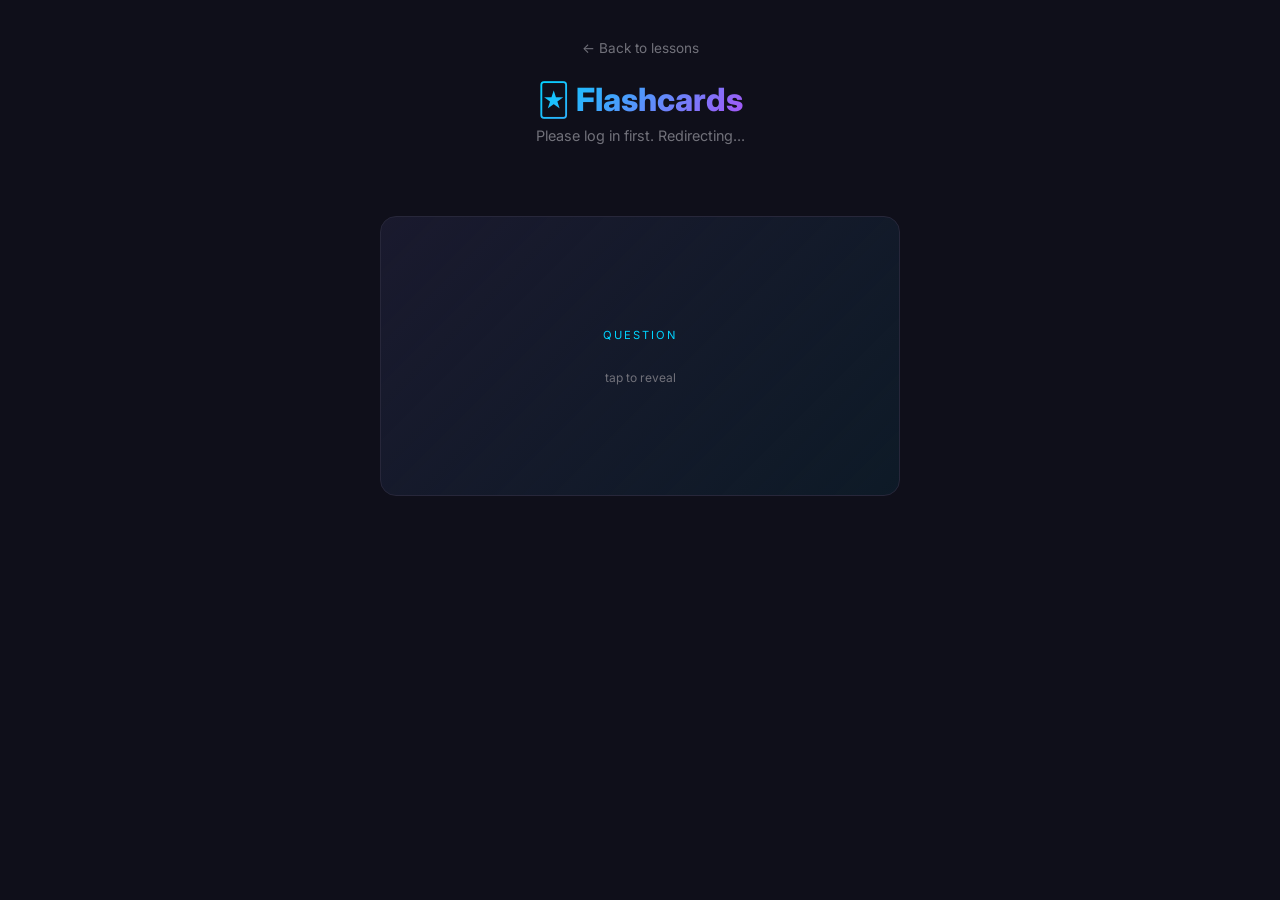
<file: docs/flashcards.html>
<!DOCTYPE html>
<html lang="en">
<head>
  <meta charset="UTF-8">
  <meta name="viewport" content="width=device-width, initial-scale=1.0">
  <title>Flashcards — GCSE Advanced Programming</title>
  <link rel="preconnect" href="https://fonts.googleapis.com">
  <link href="https://fonts.googleapis.com/css2?family=Inter:wght@400;600;700;800&family=JetBrains+Mono:wght@400;700&display=swap" rel="stylesheet">
  <style>
    :root{--bg:#0f0f1a;--card:#1a1a2e;--border:#27273a;--blue:#00d4ff;--green:#00ff88;--purple:#a855f7;--orange:#ff9f43;--red:#ff4757;--text:#e4e4e7;--dim:#71717a;}
    *{margin:0;padding:0;box-sizing:border-box;}
    body{font-family:'Inter',system-ui,sans-serif;background:var(--bg);color:var(--text);min-height:100vh;display:flex;flex-direction:column;align-items:center;padding:40px 20px;}
    h1{font-size:2rem;font-weight:800;background:linear-gradient(135deg,var(--blue),var(--purple));-webkit-background-clip:text;-webkit-text-fill-color:transparent;background-clip:text;margin-bottom:8px;}
    .subtitle{color:var(--dim);font-size:0.9rem;margin-bottom:24px;}
    .nav-bar{display:flex;gap:12px;margin-bottom:32px;flex-wrap:wrap;justify-content:center;}
    .nav-bar button{padding:8px 18px;border-radius:8px;border:1px solid var(--border);background:var(--card);color:var(--dim);cursor:pointer;font-size:0.8rem;font-family:'Inter',sans-serif;transition:all .2s;}
    .nav-bar button:hover,.nav-bar button.active{border-color:var(--blue);color:var(--blue);background:rgba(0,212,255,0.08);}
    .back-link{color:var(--dim);text-decoration:none;font-size:0.85rem;margin-bottom:24px;display:inline-block;}
    .back-link:hover{color:var(--blue);}

    /* Card area */
    .card-area{width:100%;max-width:520px;perspective:1000px;margin-bottom:24px;}
    .flashcard{width:100%;min-height:280px;position:relative;cursor:pointer;transition:transform 0.6s;transform-style:preserve-3d;}
    .flashcard.flipped{transform:rotateY(180deg);}
    .flashcard .front,.flashcard .back{position:absolute;inset:0;backface-visibility:hidden;border-radius:16px;display:flex;flex-direction:column;justify-content:center;align-items:center;padding:40px;text-align:center;}
    .flashcard .front{background:linear-gradient(135deg,var(--card),rgba(0,212,255,0.06));border:1px solid var(--border);}
    .flashcard .back{background:linear-gradient(135deg,var(--card),rgba(0,255,136,0.06));border:1px solid rgba(0,255,136,0.2);transform:rotateY(180deg);}
    .flashcard .label{font-size:0.7rem;text-transform:uppercase;letter-spacing:2px;margin-bottom:16px;}
    .front .label{color:var(--blue);}
    .back .label{color:var(--green);}
    .flashcard .question{font-size:1.3rem;font-weight:700;line-height:1.5;}
    .flashcard .answer{font-size:1.1rem;color:var(--text);line-height:1.6;}
    .flashcard .answer code{background:rgba(0,212,255,0.1);padding:2px 8px;border-radius:4px;font-family:'JetBrains Mono',monospace;font-size:0.95rem;color:var(--blue);}
    .tap-hint{color:var(--dim);font-size:0.75rem;margin-top:12px;}

    /* Controls */
    .controls{display:flex;gap:16px;margin-bottom:24px;}
    .ctrl-btn{padding:14px 32px;border-radius:12px;border:none;font-size:1rem;font-weight:700;cursor:pointer;transition:all .2s;font-family:'Inter',sans-serif;}
    .ctrl-btn.wrong{background:rgba(255,71,87,0.15);color:var(--red);border:1px solid rgba(255,71,87,0.3);}
    .ctrl-btn.wrong:hover{background:rgba(255,71,87,0.25);transform:translateY(-2px);}
    .ctrl-btn.correct{background:rgba(0,255,136,0.15);color:var(--green);border:1px solid rgba(0,255,136,0.3);}
    .ctrl-btn.correct:hover{background:rgba(0,255,136,0.25);transform:translateY(-2px);}

    /* Progress */
    .progress-info{display:flex;gap:24px;color:var(--dim);font-size:0.85rem;margin-bottom:16px;}
    .mastery-dots{display:flex;gap:4px;margin-left:6px;}
    .mastery-dot{width:10px;height:10px;border-radius:50%;background:var(--border);}
    .mastery-dot.filled{background:var(--green);box-shadow:0 0 6px rgba(0,255,136,0.4);}
    .done-msg{text-align:center;padding:60px;color:var(--green);font-size:1.2rem;font-weight:700;}
    @media(max-width:768px){
      body{padding:20px 12px;}
      h1{font-size:1.5rem;}
      .card-area{max-width:100%;}
      .flashcard .front,.flashcard .back{padding:24px 16px;}
      .flashcard .question{font-size:1.1rem;}
      .flashcard .answer{font-size:0.95rem;}
      .controls{gap:10px;}
      .ctrl-btn{padding:12px 24px;font-size:0.9rem;}
      .nav-bar{gap:6px;}
      .nav-bar button{padding:6px 12px;font-size:0.72rem;}
    }
  </style>
  <script src="api-shim.js"></script>
</head>
<body>

<a href="index.html" class="back-link">&larr; Back to lessons</a>
<h1>🃏 Flashcards</h1>
<p class="subtitle">Tap to flip. Track your mastery.</p>

<div class="nav-bar" id="chapter-nav"></div>
<div class="progress-info" id="progress-info"></div>
<div class="card-area"><div class="flashcard" id="flashcard" onclick="flipCard()">
  <div class="front"><span class="label">Question</span><div class="question" id="fc-question"></div><div class="tap-hint">tap to reveal</div></div>
  <div class="back"><span class="label">Answer</span><div class="answer" id="fc-answer"></div></div>
</div></div>
<div class="controls" id="controls" style="display:none;">
  <button class="ctrl-btn wrong" onclick="markCard('wrong')">&#10007; Again</button>
  <button class="ctrl-btn correct" onclick="markCard('correct')">&#10003; Got it</button>
</div>
<div class="done-msg" id="done-msg" style="display:none;"></div>

<script>
const FLASHCARDS = {
  ch1: [
    {id:"ch1_1",q:"What is a <b>procedure</b>?",a:"A subroutine that performs an action but does <b>NOT return</b> a value."},
    {id:"ch1_2",q:"What is a <b>function</b>?",a:"A subroutine that performs a calculation and <b>returns a value</b>."},
    {id:"ch1_3",q:"What is a <b>parameter</b>?",a:"A variable listed in the function definition that receives a value when the function is called. E.g. <code>def greet(name)</code>"},
    {id:"ch1_4",q:"What does <code>return</code> do?",a:"Sends a value back to where the function was called. Without it, the function returns <code>None</code>."},
  ],
  ch2: [
    {id:"ch2_1",q:"What is a <b>1D array</b>?",a:"An ordered collection of items stored under one name, accessed by index. E.g. <code>fruits = [\"apple\", \"banana\"]</code>"},
    {id:"ch2_2",q:"What index does the <b>first</b> item have?",a:"Index <code>0</code> (not 1!)"},
    {id:"ch2_3",q:"What does <code>append()</code> do?",a:"Adds an item to the <b>end</b> of a list."},
    {id:"ch2_4",q:"What does <code>len(myList)</code> return?",a:"The number of items in the list."},
    {id:"ch2_5",q:"What does <code>myList[1:3]</code> do?",a:"<b>Slicing</b> — returns items at index 1 and 2 (not 3). The end is exclusive."},
  ],
  ch3: [
    {id:"ch3_1",q:"What is a <b>2D array</b>?",a:"A list of lists — like a table with rows and columns. Access with <code>grid[row][col]</code>"},
    {id:"ch3_2",q:"How do you access row 2, col 1 of <code>grid</code>?",a:"<code>grid[2][1]</code> — row first, then column."},
    {id:"ch3_3",q:"How many loops to visit every cell?",a:"<b>Two</b> nested loops — one for rows, one for columns."},
  ],
  ch4: [
    {id:"ch4_1",q:"What is a <b>record</b>?",a:"A data structure that groups <b>different types</b> of data about one thing. In Python: a dictionary."},
    {id:"ch4_2",q:"Array vs Record?",a:"Array: many items of the <b>same type</b>, access by index.<br>Record: <b>different types</b> about one thing, access by field name."},
    {id:"ch4_3",q:"How to access a field in a Python dictionary?",a:"<code>person[\"name\"]</code> — use the key name in square brackets."},
  ],
  ch5: [
    {id:"ch5_1",q:"What does mode <code>\"w\"</code> do?",a:"Opens file for <b>writing</b> — <b>erases</b> existing content first!"},
    {id:"ch5_2",q:"What does mode <code>\"a\"</code> do?",a:"Opens file for <b>appending</b> — adds to the end without erasing."},
    {id:"ch5_3",q:"What does <code>readlines()</code> return?",a:"A <b>list of strings</b> — one string per line in the file."},
    {id:"ch5_4",q:"Why must you <b>close</b> a file?",a:"To save changes and free system resources. Unclosed files can cause data loss."},
  ],
  ch6: [
    {id:"ch6_1",q:"How do you generate a random integer 1-6?",a:"<code>import random</code><br><code>random.randint(1, 6)</code>"},
    {id:"ch6_2",q:"How to pick a random item from a list?",a:"<code>random.choice(myList)</code>"},
    {id:"ch6_3",q:"What does <code>random.shuffle()</code> do?",a:"Rearranges the list items in a random order <b>in-place</b>."},
  ],
  ch7: [
    {id:"ch7_1",q:"What is a <b>local</b> variable?",a:"A variable created inside a function. It only exists while that function runs."},
    {id:"ch7_2",q:"What is a <b>global</b> variable?",a:"A variable created outside all functions. Accessible everywhere in the program."},
    {id:"ch7_3",q:"What does the <code>global</code> keyword do?",a:"Tells a function to use the global version of a variable instead of creating a local one."},
    {id:"ch7_4",q:"What are the 3 structures in structured programming?",a:"<b>Sequence</b> (line by line), <b>Selection</b> (if/else), <b>Iteration</b> (loops)."},
  ],
  ch8: [
    {id:"ch8_1",q:"What is <b>validation</b>?",a:"Checking that input data is reasonable, the right length, and within acceptable limits."},
    {id:"ch8_2",q:"What is <b>authentication</b>?",a:"Verifying a user's identity — typically by checking username + password."},
    {id:"ch8_3",q:"Name the 3 types of validation check.",a:"<b>Presence</b> (not empty), <b>Range</b> (within limits), <b>Length</b> (enough characters)."},
    {id:"ch8_4",q:"What does GIGO stand for?",a:"<b>Garbage In, Garbage Out</b> — bad input = bad output."},
    {id:"ch8_5",q:"What is a <b>boundary</b> test?",a:"Testing the exact edge/limit values. E.g. if age must be ≥18, test with 18 and 17."},
  ],
  ch9: [
    {id:"ch9_1",q:"What is <b>machine code</b>?",a:"Binary instructions (0s and 1s) that the processor directly executes."},
    {id:"ch9_2",q:"What is <b>assembly language</b>?",a:"Low-level language using <b>mnemonics</b> (e.g. ADD, MOV) instead of binary. One-to-one with machine code."},
    {id:"ch9_3",q:"Compiler vs Interpreter?",a:"<b>Compiler</b>: translates entire program at once into an executable.<br><b>Interpreter</b>: translates and runs line by line."},
    {id:"ch9_4",q:"What is an <b>assembler</b>?",a:"A translator that converts assembly language into machine code (one-to-one)."},
    {id:"ch9_5",q:"High-level vs low-level languages?",a:"<b>High</b>: human-readable, portable, needs translating (Python).<br><b>Low</b>: close to hardware, fast, processor-specific (assembly)."},
  ],
  ch11: [
    {id:"ch11_1",q:"What is an <b>algorithm</b>?",a:"A step-by-step set of instructions to solve a problem or complete a task."},
    {id:"ch11_2",q:"What is <b>decomposition</b>?",a:"Breaking a large, complex problem into smaller, manageable sub-problems."},
    {id:"ch11_3",q:"What is <b>abstraction</b>?",a:"Removing unnecessary detail to focus on what's important. E.g. a tube map shows lines, not streets."},
    {id:"ch11_4",q:"What is a <b>trace table</b>?",a:"A table that tracks the value of each variable line by line as an algorithm executes."},
  ],
  ch12: [
    {id:"ch12_1",q:"Can different algorithms solve the same problem?",a:"Yes — and some are more <b>efficient</b> (faster, fewer steps) than others."},
    {id:"ch12_2",q:"What does <b>algorithm efficiency</b> mean?",a:"How quickly it solves the problem, or how few resources (time, memory) it uses."},
    {id:"ch12_3",q:"How do we compare algorithm efficiency?",a:"Count the number of <b>comparisons or steps</b> each needs for the same input size."},
  ],
  ch13: [
    {id:"ch13_1",q:"How does <b>linear search</b> work?",a:"Check each item one by one from start to end. Works on <b>any</b> list (sorted or unsorted)."},
    {id:"ch13_2",q:"How does <b>binary search</b> work?",a:"Check the middle item, discard the half that can't contain the target, repeat. List <b>must be sorted</b>."},
    {id:"ch13_3",q:"Binary search on 1,000 items — max comparisons?",a:"About <b>10</b> (log₂ 1000 ≈ 10). Linear search would need up to 1,000."},
    {id:"ch13_4",q:"When is linear search better than binary?",a:"When the data is <b>unsorted</b> — binary search requires sorted data."},
  ],
  ch14: [
    {id:"ch14_1",q:"How does <b>bubble sort</b> work?",a:"Compare adjacent pairs, swap if wrong order, repeat until no swaps needed. Largest values 'bubble' to the end."},
    {id:"ch14_2",q:"How does <b>merge sort</b> work?",a:"Split list in half repeatedly until single items, then <b>merge</b> them back together in order."},
    {id:"ch14_3",q:"Bubble sort vs merge sort efficiency?",a:"Bubble: <b>N²</b> (slow for large lists).<br>Merge: <b>N × log₂(N)</b> (much faster)."},
    {id:"ch14_4",q:"What's the trade-off of merge sort?",a:"It's faster but uses <b>more memory</b> (creates new lists during merging)."},
  ],
};

const CHAPTER_LABELS = {ch1:"Subroutines",ch2:"1D Arrays",ch3:"2D Arrays",ch4:"Records",ch5:"Files",ch6:"Random",ch7:"Scope",ch8:"Validation",ch9:"Languages",ch11:"Algorithms",ch12:"Efficiency",ch13:"Searching",ch14:"Sorting"};

let currentChapter = "ch1";
let deck = [];
let cardIndex = 0;
let mastery = {};
let studentName = localStorage.getItem('student-name') || '';

async function init() {
  if (!studentName) {
    document.querySelector('.subtitle').textContent = 'Please log in first. Redirecting...';
    setTimeout(() => { window.location.href = 'index.html'; }, 1500);
    return;
  }
  // Load mastery
  try {
    const res = await fetch(`/api/flashcards/${studentName}`);
    const data = await res.json();
    mastery = data.mastery || {};
  } catch(e) { console.warn('Flashcard API error:', e); }
  renderNav();
  loadDeck(currentChapter);
}

function renderNav() {
  const nav = document.getElementById('chapter-nav');
  nav.innerHTML = Object.keys(FLASHCARDS).map(ch =>
    `<button class="${ch===currentChapter?'active':''}" onclick="loadDeck('${ch}')">${CHAPTER_LABELS[ch]||ch}</button>`
  ).join('');
}

function loadDeck(ch) {
  currentChapter = ch;
  renderNav();
  // Sort: lowest mastery first
  deck = [...FLASHCARDS[ch]].sort((a,b) => (parseInt(mastery[a.id])||0) - (parseInt(mastery[b.id])||0));
  cardIndex = 0;
  document.getElementById('done-msg').style.display = 'none';
  showCard();
}

function showCard() {
  const fc = document.getElementById('flashcard');
  const controls = document.getElementById('controls');
  fc.classList.remove('flipped');
  controls.style.display = 'none';

  if (cardIndex >= deck.length) {
    fc.style.display = 'none';
    document.getElementById('done-msg').style.display = 'block';
    document.getElementById('done-msg').innerHTML = '🎉 Deck complete! Pick another chapter or review again.';
    document.getElementById('progress-info').innerHTML = '';
    return;
  }
  fc.style.display = '';
  const card = deck[cardIndex];
  document.getElementById('fc-question').innerHTML = card.q;
  document.getElementById('fc-answer').innerHTML = card.a;

  const level = parseInt(mastery[card.id]) || 0;
  const dots = Array.from({length:5},(_,i)=>`<div class="mastery-dot ${i<level?'filled':''}"></div>`).join('');
  document.getElementById('progress-info').innerHTML =
    `<span>Card ${cardIndex+1} / ${deck.length}</span><span>Mastery: <span class="mastery-dots">${dots}</span></span>`;
}

function flipCard() {
  const fc = document.getElementById('flashcard');
  if (!fc.classList.contains('flipped')) {
    fc.classList.add('flipped');
    document.getElementById('controls').style.display = 'flex';
  }
}

async function markCard(result) {
  const card = deck[cardIndex];
  // Update local
  let level = parseInt(mastery[card.id]) || 0;
  if (result === 'correct') level = Math.min(level + 1, 5);
  else level = Math.max(level - 1, 0);
  mastery[card.id] = level;

  // Update server
  try {
    await fetch(`/api/flashcards/${studentName}`, {
      method: 'POST', headers: {'Content-Type':'application/json'},
      body: JSON.stringify({ card_id: card.id, result })
    });
  } catch(e) { console.warn('Flashcard API error:', e); }

  cardIndex++;
  showCard();
}

init();
</script>
</body>
</html>
</file>
